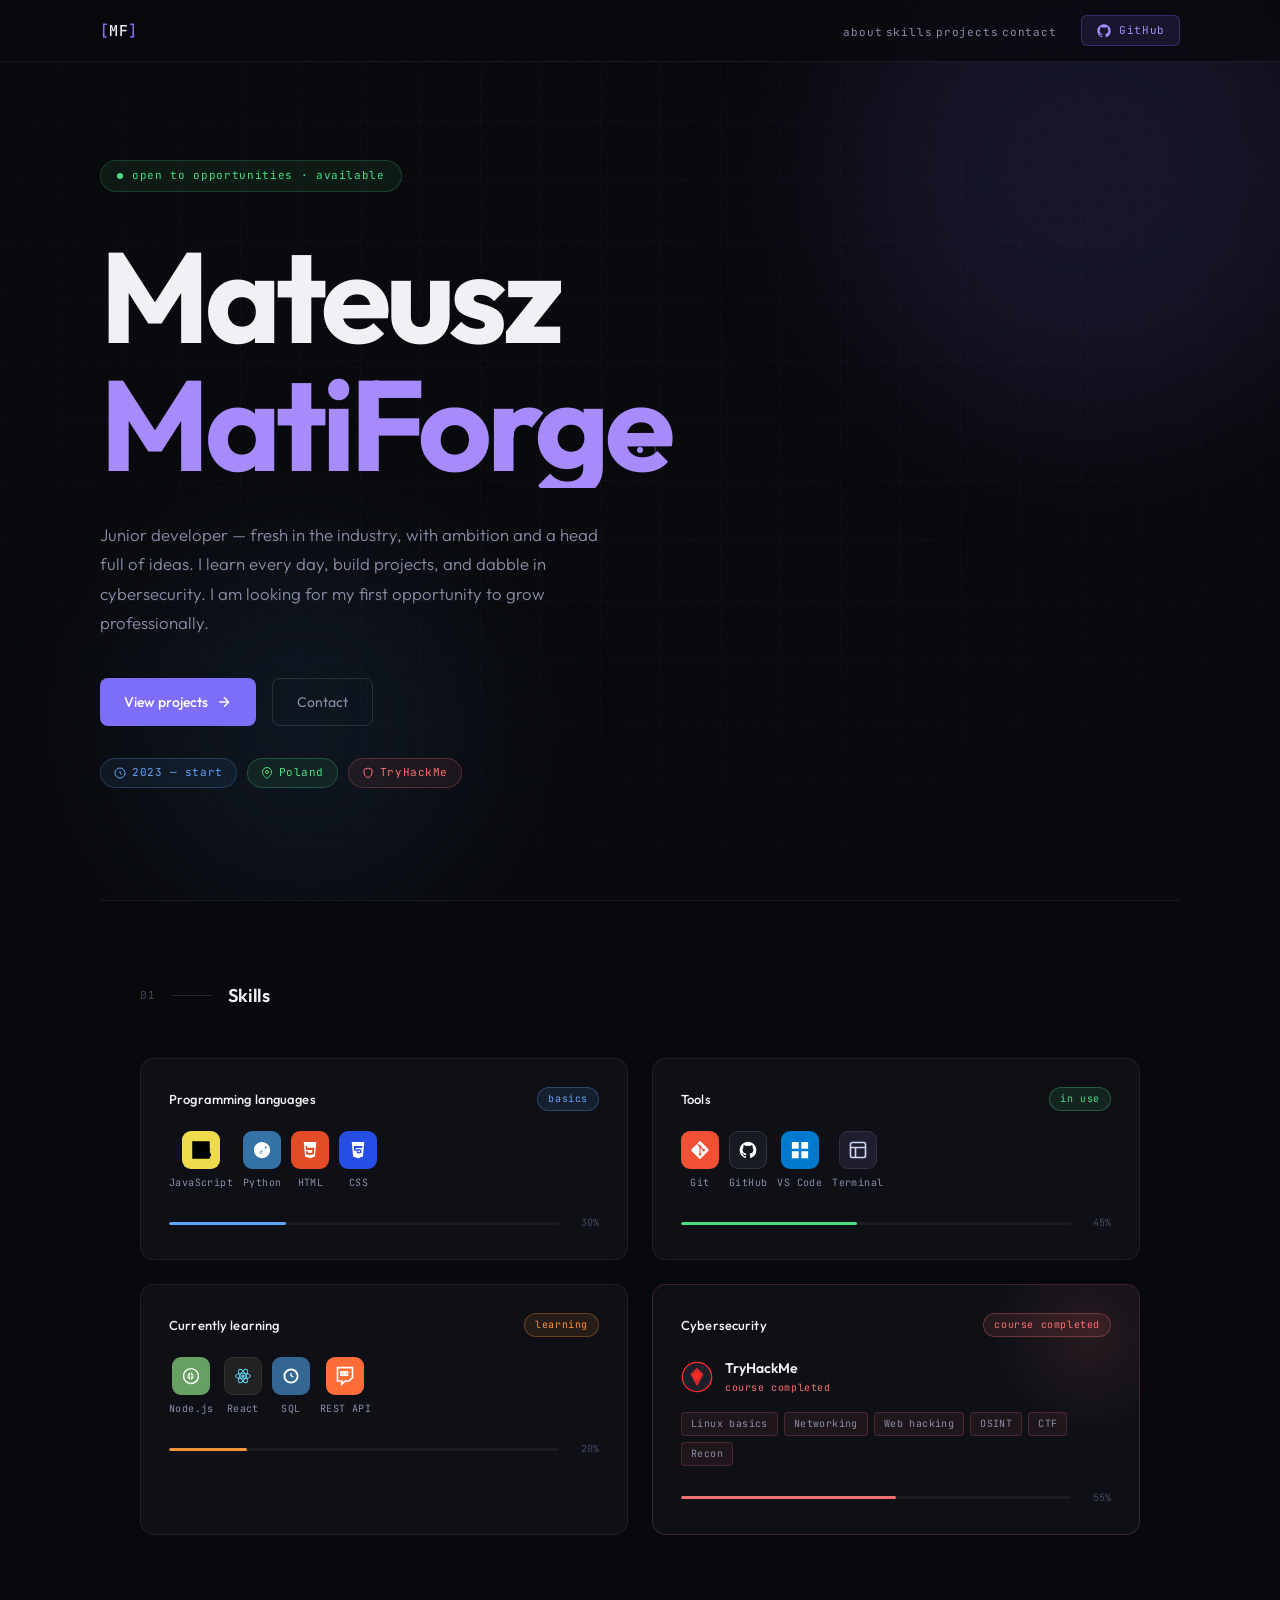
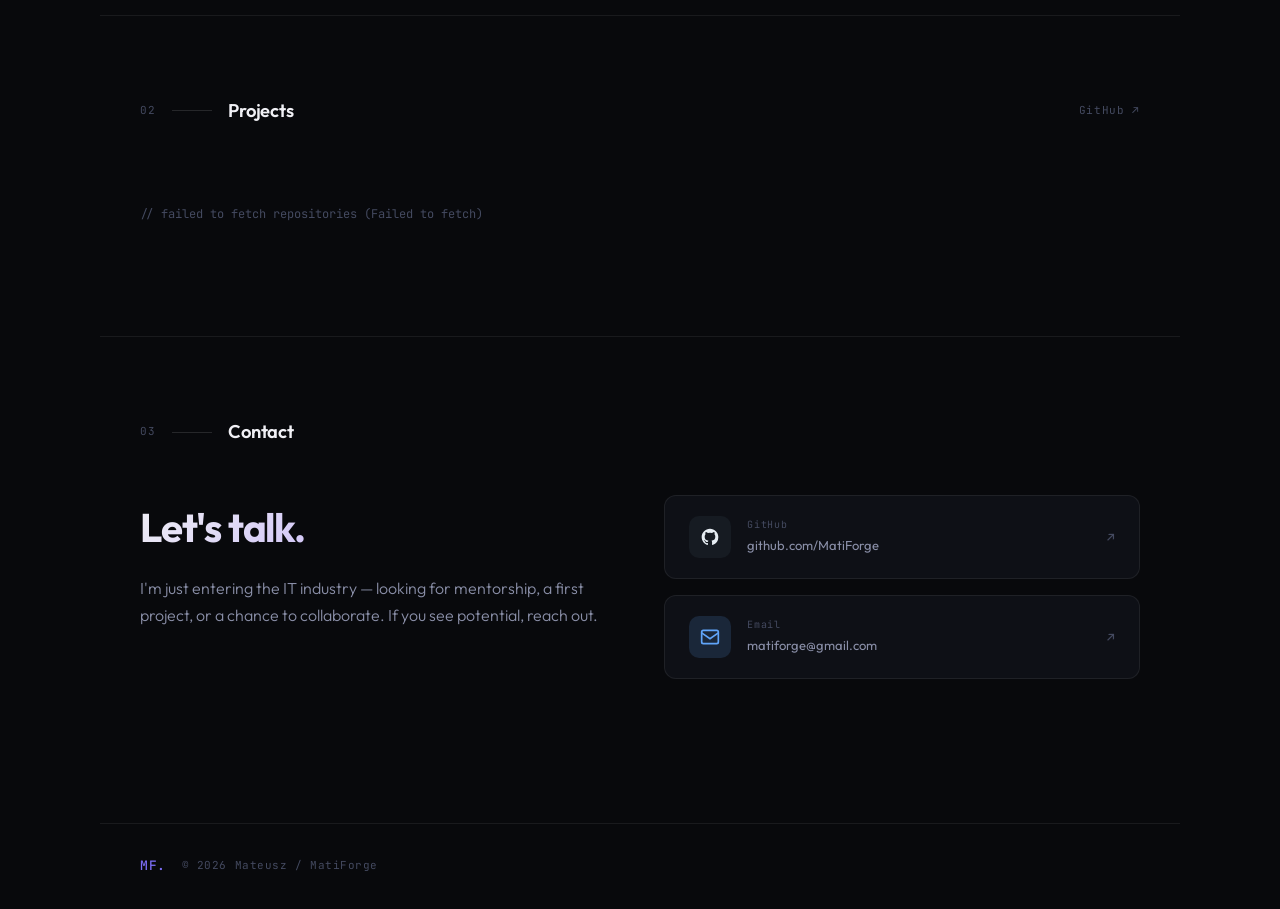
<file: index.html>
<!DOCTYPE html>
<html lang="en">
<head>
<meta charset="UTF-8">
<meta name="viewport" content="width=device-width, initial-scale=1.0">
<meta name="description" content="Mateusz / MatiForge — junior developer & cybersecurity portfolio">
<title>MatiForge — Portfolio</title>
<link rel="preconnect" href="https://fonts.googleapis.com">
<link href="https://fonts.googleapis.com/css2?family=Outfit:wght@300;400;500;600;700&family=JetBrains+Mono:wght@300;400;500&display=swap" rel="stylesheet">
<link rel="stylesheet" href="style.css">
</head>
<body>

<div class="cursor" id="cursor"></div>
<div class="cursor-ring" id="cursor-ring"></div>

<div class="noise" aria-hidden="true"></div>

<header class="site-header" id="header">
  <div class="header-inner">
    <a href="#" class="logo">
      <span class="logo-bracket">[</span>MF<span class="logo-bracket">]</span>
    </a>
    <nav>
      <a href="#about" class="nav-link">about</a>
      <a href="#skills" class="nav-link">skills</a>
      <a href="#projects" class="nav-link">projects</a>
      <a href="#contact" class="nav-link">contact</a>
    </nav>
    <a href="https://github.com/MatiForge" target="_blank" rel="noopener" class="gh-btn" aria-label="GitHub">
      <svg width="16" height="16" viewBox="0 0 24 24" fill="currentColor"><path d="M12 2C6.477 2 2 6.484 2 12.017c0 4.425 2.865 8.18 6.839 9.504.5.092.682-.217.682-.483 0-.237-.008-.868-.013-1.703-2.782.605-3.369-1.343-3.369-1.343-.454-1.158-1.11-1.466-1.11-1.466-.908-.62.069-.608.069-.608 1.003.07 1.531 1.032 1.531 1.032.892 1.53 2.341 1.088 2.91.832.092-.647.35-1.088.636-1.338-2.22-.253-4.555-1.113-4.555-4.951 0-1.093.39-1.988 1.029-2.688-.103-.253-.446-1.272.098-2.65 0 0 .84-.27 2.75 1.026A9.564 9.564 0 0 1 12 6.844a9.59 9.59 0 0 1 2.504.337c1.909-1.296 2.747-1.027 2.747-1.027.546 1.379.202 2.398.1 2.651.64.7 1.028 1.595 1.028 2.688 0 3.848-2.339 4.695-4.566 4.943.359.309.678.92.678 1.855 0 1.338-.012 2.419-.012 2.747 0 .268.18.58.688.482A10.02 10.02 0 0 0 22 12.017C22 6.484 17.522 2 12 2z"/></svg>
      GitHub
    </a>
  </div>
</header>

<main>

<section class="hero" id="about">
  <div class="hero-bg-grid" aria-hidden="true"></div>
  <div class="hero-orb orb-1" aria-hidden="true"></div>
  <div class="hero-orb orb-2" aria-hidden="true"></div>

  <div class="hero-inner">
    <div class="hero-badge reveal">
      <span class="badge-dot"></span>
      open to opportunities · available
    </div>

    <h1 class="hero-title">
      <span class="ht-line"><span class="ht-word reveal-up">Mateusz</span></span>
      <span class="ht-line ht-accent"><span class="ht-word reveal-up" style="--ud:.08s">MatiForge</span></span>
    </h1>

    <p class="hero-desc reveal" style="--d:.3s">
      Junior developer — fresh in the industry, with ambition and a head full of ideas.
      I learn every day, build projects, and dabble in cybersecurity.
      I am looking for my first opportunity to grow professionally.
    </p>

    <div class="hero-actions reveal" style="--d:.42s">
      <a href="#projects" class="cta-primary">
        View projects
        <svg width="16" height="16" fill="none" stroke="currentColor" stroke-width="2" viewBox="0 0 24 24"><path d="M5 12h14M12 5l7 7-7 7"/></svg>
      </a>
      <a href="#contact" class="cta-ghost">Contact</a>
    </div>

    <div class="hero-chips reveal" style="--d:.55s">
      <span class="chip chip-blue">
        <svg width="12" height="12" viewBox="0 0 24 24" fill="none" stroke="currentColor" stroke-width="2"><circle cx="12" cy="12" r="10"/><path d="M12 8v4l3 3"/></svg>
        2023 — start
      </span>
      <span class="chip chip-green">
        <svg width="12" height="12" viewBox="0 0 24 24" fill="none" stroke="currentColor" stroke-width="2"><path d="M21 10c0 7-9 13-9 13s-9-6-9-13a9 9 0 0 1 18 0z"/><circle cx="12" cy="10" r="3"/></svg>
        Poland
      </span>
      <span class="chip chip-red">
        <svg width="12" height="12" viewBox="0 0 24 24" fill="none" stroke="currentColor" stroke-width="2"><path d="M12 22s8-4 8-10V5l-8-3-8 3v7c0 6 8 10 8 10z"/></svg>
        TryHackMe
      </span>
    </div>
  </div>
</section>

<section class="section" id="skills">
  <div class="section-label reveal">
    <span class="sl-num">01</span>
    <span class="sl-line"></span>
    <span class="sl-text">Skills</span>
  </div>

  <div class="skills-cards">

    <div class="skill-card reveal" style="--d:.05s">
      <div class="sc-header">
        <span class="sc-title">Programming languages</span>
        <span class="sc-badge sc-badge-blue">basics</span>
      </div>
      <div class="sc-techs">
        <div class="tech-item">
          <div class="tech-icon" style="background:#f0db4f;color:#000">
            <svg width="20" height="20" viewBox="0 0 32 32"><path fill="currentColor" d="M2 2h28v28H2zm14.3 20.5c.5.9 1 1.7 2.1 1.7 1.1 0 1.8-.5 1.8-2.5v-8h2.5v8.1c0 4-2.3 5.8-5.7 5.8-3 0-4.8-1.5-5.8-3.4zm7.5.5c.6 1.1 1.5 2 3.1 2 1.3 0 2.1-.6 2.1-1.5 0-1-.7-1.4-2.1-2l-.8-.3c-2.2-.9-3.6-2.1-3.6-4.6 0-2.3 1.7-4 4.4-4 1.9 0 3.3.7 4.3 2.4l-2.4 1.5c-.5-.9-1-1.3-2-1.3s-1.6.6-1.6 1.4c0 1 .6 1.4 2 2l.8.3c2.5 1.1 4 2.2 4 4.8 0 2.7-2.1 4.3-5 4.3-2.8 0-4.6-1.3-5.5-3z"/></svg>
          </div>
          <span>JavaScript</span>
        </div>
        <div class="tech-item">
          <div class="tech-icon" style="background:#3572a5;color:#fff">
            <svg width="20" height="20" viewBox="0 0 32 32"><path fill="currentColor" d="M16 3C8.8 3 3 8.8 3 16s5.8 13 13 13 13-5.8 13-13S23.2 3 16 3zm-1.8 19.4L9 16l1.5-1.5 3.7 3.7 8.3-8.3 1.5 1.5z"/><path fill="currentColor" d="M10.7 11.5H8.2v9h2.1v-3.2l2.9 3.2h2.7l-3.4-3.7 3.2-5.3h-2.6l-2 3.6zM20.5 11.5h-2.2l-2.8 9h2.2l.5-1.8h2.5l.5 1.8h2.2zm-1.8 5.5.8-2.7.8 2.7z"/></svg>
          </div>
          <span>Python</span>
        </div>
        <div class="tech-item">
          <div class="tech-icon" style="background:#e34c26;color:#fff">
            <svg width="20" height="20" viewBox="0 0 32 32"><path fill="currentColor" d="M6 3l2.1 23.4L16 29l7.9-2.6L26 3zm17.3 6.5H11.4l.3 3h11.4l-.9 10.2L16 24l-6.2-1.3-.4-4.9h3l.2 2.3 3.4.9 3.4-.9.3-4H9.7L9 9.5h14.6z"/></svg>
          </div>
          <span>HTML</span>
        </div>
        <div class="tech-item">
          <div class="tech-icon" style="background:#264de4;color:#fff">
            <svg width="20" height="20" viewBox="0 0 32 32"><path fill="currentColor" d="M6 3l2.1 23.4L16 29l7.9-2.6L26 3zm15.6 17.5-3.7 1-.3.1-3.7-1-.3-2.8h2.9l.2 1.5 1.2.3 1.2-.3.2-2.2H9.9l-.7-7.5h13.6l-.3 3H12.1l.2 2.3h8.5z"/></svg>
          </div>
          <span>CSS</span>
        </div>
      </div>
      <div class="sc-bar-wrap">
        <div class="sc-bar"><div class="sc-fill" style="--p:30%;--c:#60a5fa"></div></div>
        <span>30%</span>
      </div>
    </div>

    <div class="skill-card reveal" style="--d:.12s">
      <div class="sc-header">
        <span class="sc-title">Tools</span>
        <span class="sc-badge sc-badge-green">in use</span>
      </div>
      <div class="sc-techs">
        <div class="tech-item">
          <div class="tech-icon" style="background:#f05033;color:#fff">
            <svg width="20" height="20" viewBox="0 0 32 32"><path fill="currentColor" d="M29.5 14.7 17.3 2.5a1.77 1.77 0 0 0-2.6 0L12 5.2l3.3 3.3a2.1 2.1 0 0 1 2.7 2.7l3.2 3.2a2.1 2.1 0 1 1-1.3 1.3L17 12.7v8a2.1 2.1 0 1 1-1.7 0v-8a2.11 2.11 0 0 1-1.1-2.8L10.9 6.5 2.5 14.9a1.77 1.77 0 0 0 0 2.6L14.7 29.5a1.77 1.77 0 0 0 2.6 0l12.2-12.2a1.87 1.87 0 0 0 0-2.6z"/></svg>
          </div>
          <span>Git</span>
        </div>
        <div class="tech-item">
          <div class="tech-icon" style="background:#161b22;color:#fff;border:1px solid #30363d">
            <svg width="20" height="20" viewBox="0 0 24 24" fill="currentColor"><path d="M12 2C6.477 2 2 6.484 2 12.017c0 4.425 2.865 8.18 6.839 9.504.5.092.682-.217.682-.483 0-.237-.008-.868-.013-1.703-2.782.605-3.369-1.343-3.369-1.343-.454-1.158-1.11-1.466-1.11-1.466-.908-.62.069-.608.069-.608 1.003.07 1.531 1.032 1.531 1.032.892 1.53 2.341 1.088 2.91.832.092-.647.35-1.088.636-1.338-2.22-.253-4.555-1.113-4.555-4.951 0-1.093.39-1.988 1.029-2.688-.103-.253-.446-1.272.098-2.65 0 0 .84-.27 2.75 1.026A9.564 9.564 0 0 1 12 6.844a9.59 9.59 0 0 1 2.504.337c1.909-1.296 2.747-1.027 2.747-1.027.546 1.379.202 2.398.1 2.651.64.7 1.028 1.595 1.028 2.688 0 3.848-2.339 4.695-4.566 4.943.359.309.678.92.678 1.855 0 1.338-.012 2.419-.012 2.747 0 .268.18.58.688.482A10.02 10.02 0 0 0 22 12.017C22 6.484 17.522 2 12 2z"/></svg>
          </div>
          <span>GitHub</span>
        </div>
        <div class="tech-item">
          <div class="tech-icon" style="background:#007acc;color:#fff">
            <svg width="20" height="20" viewBox="0 0 32 32"><path fill="currentColor" d="M3 3h11v11H3zm15 0h11v11H18zM3 18h11v11H3zm15 0h11v11H18z"/></svg>
          </div>
          <span>VS Code</span>
        </div>
        <div class="tech-item">
          <div class="tech-icon" style="background:#1e1e2e;color:#cdd6f4;border:1px solid #313244">
            <svg width="20" height="20" viewBox="0 0 24 24" fill="none" stroke="currentColor" stroke-width="2"><rect x="3" y="3" width="18" height="18" rx="2"/><path d="M3 9h18M9 21V9"/></svg>
          </div>
          <span>Terminal</span>
        </div>
      </div>
      <div class="sc-bar-wrap">
        <div class="sc-bar"><div class="sc-fill" style="--p:45%;--c:#4ade80"></div></div>
        <span>45%</span>
      </div>
    </div>

    <div class="skill-card reveal" style="--d:.19s">
      <div class="sc-header">
        <span class="sc-title">Currently learning</span>
        <span class="sc-badge sc-badge-orange">learning</span>
      </div>
      <div class="sc-techs">
        <div class="tech-item">
          <div class="tech-icon" style="background:#68a063;color:#fff">
            <svg width="20" height="20" viewBox="0 0 32 32"><path fill="currentColor" d="M16 3C8.8 3 3 8.8 3 16s5.8 13 13 13 13-5.8 13-13S23.2 3 16 3zm0 2.3c5.9 0 10.7 4.8 10.7 10.7S21.9 26.7 16 26.7 5.3 21.9 5.3 16 10.1 5.3 16 5.3zm-1.5 4.2v5.7H9.7L14.5 9.5zm1.8 0 4.8 5.7h-4.8V9.5zm-7.2 7.4h5.4v5.8l-5.4-5.8zm7.1 0H21l-4.8 5.8v-5.8z"/></svg>
          </div>
          <span>Node.js</span>
        </div>
        <div class="tech-item">
          <div class="tech-icon" style="background:#222;color:#61dafb;border:1px solid #333">
            <svg width="20" height="20" viewBox="0 0 32 32"><circle cx="16" cy="16" r="2.6" fill="currentColor"/><ellipse cx="16" cy="16" rx="12" ry="4.5" fill="none" stroke="currentColor" stroke-width="1.5"/><ellipse cx="16" cy="16" rx="12" ry="4.5" fill="none" stroke="currentColor" stroke-width="1.5" transform="rotate(60 16 16)"/><ellipse cx="16" cy="16" rx="12" ry="4.5" fill="none" stroke="currentColor" stroke-width="1.5" transform="rotate(120 16 16)"/></svg>
          </div>
          <span>React</span>
        </div>
        <div class="tech-item">
          <div class="tech-icon" style="background:#336791;color:#fff">
            <svg width="20" height="20" viewBox="0 0 32 32"><path fill="currentColor" d="M16 4C9.4 4 4 9.4 4 16s5.4 12 12 12 12-5.4 12-12S22.6 4 16 4zm0 21c-5 0-9-4-9-9s4-9 9-9 9 4 9 9-4 9-9 9zm1-14h-2v5l4.3 2.5 1-1.7-3.3-1.9z"/></svg>
          </div>
          <span>SQL</span>
        </div>
        <div class="tech-item">
          <div class="tech-icon" style="background:#ff6c37;color:#fff">
            <svg width="20" height="20" viewBox="0 0 24 24" fill="none" stroke="currentColor" stroke-width="2"><path d="M21 2H3v16h5v4l4-4h5l4-4V2zm-11 9H7V7h3v4zm5 0h-3V7h3v4z"/></svg>
          </div>
          <span>REST API</span>
        </div>
      </div>
      <div class="sc-bar-wrap">
        <div class="sc-bar"><div class="sc-fill" style="--p:20%;--c:#fb923c"></div></div>
        <span>20%</span>
      </div>
    </div>

    <div class="skill-card skill-card-special reveal" style="--d:.26s">
      <div class="thm-glow" aria-hidden="true"></div>
      <div class="sc-header">
        <span class="sc-title">Cybersecurity</span>
        <span class="sc-badge sc-badge-red">course completed</span>
      </div>
      <div class="thm-block">
        <div class="thm-logo">
          <svg width="32" height="32" viewBox="0 0 48 48" fill="none">
            <circle cx="24" cy="24" r="22" fill="#1c1f2a" stroke="#ff2a2a" stroke-width="2"/>
            <path d="M24 10 L34 20 L24 38 L14 20 Z" fill="#ff2a2a" opacity="0.8"/>
            <circle cx="24" cy="22" r="5" fill="#ff2a2a"/>
          </svg>
          <div>
            <div class="thm-name">TryHackMe</div>
            <div class="thm-sub">course completed</div>
          </div>
        </div>
        <div class="thm-tags">
          <span class="thm-tag">Linux basics</span>
          <span class="thm-tag">Networking</span>
          <span class="thm-tag">Web hacking</span>
          <span class="thm-tag">OSINT</span>
          <span class="thm-tag">CTF</span>
          <span class="thm-tag">Recon</span>
        </div>
      </div>
      <div class="sc-bar-wrap">
        <div class="sc-bar"><div class="sc-fill" style="--p:55%;--c:#f87171"></div></div>
        <span>55%</span>
      </div>
    </div>

  </div>
</section>

<section class="section" id="projects">
  <div class="section-label reveal">
    <span class="sl-num">02</span>
    <span class="sl-line"></span>
    <span class="sl-text">Projects</span>
    <a href="https://github.com/MatiForge" target="_blank" rel="noopener" class="sl-link">
      GitHub ↗
    </a>
  </div>
  <div class="repos-grid" id="repos-grid">
    <div class="repos-loading">
      <span class="loading-bar"></span>
      loading repositories…
    </div>
  </div>
</section>

<section class="section section-last" id="contact">
  <div class="section-label reveal">
    <span class="sl-num">03</span>
    <span class="sl-line"></span>
    <span class="sl-text">Contact</span>
  </div>

  <div class="contact-wrap reveal" style="--d:.1s">
    <div class="contact-text">
      <h3 class="contact-heading">Let's talk.</h3>
      <p class="contact-desc">
        I'm just entering the IT industry — looking for mentorship, a first project,
        or a chance to collaborate. If you see potential, reach out.
      </p>
    </div>
    <div class="contact-links">
      <a href="https://github.com/MatiForge" target="_blank" rel="noopener" class="contact-card">
        <div class="cc-icon cc-icon-dark">
          <svg width="20" height="20" viewBox="0 0 24 24" fill="currentColor"><path d="M12 2C6.477 2 2 6.484 2 12.017c0 4.425 2.865 8.18 6.839 9.504.5.092.682-.217.682-.483 0-.237-.008-.868-.013-1.703-2.782.605-3.369-1.343-3.369-1.343-.454-1.158-1.11-1.466-1.11-1.466-.908-.62.069-.608.069-.608 1.003.07 1.531 1.032 1.531 1.032.892 1.53 2.341 1.088 2.91.832.092-.647.35-1.088.636-1.338-2.22-.253-4.555-1.113-4.555-4.951 0-1.093.39-1.988 1.029-2.688-.103-.253-.446-1.272.098-2.65 0 0 .84-.27 2.75 1.026A9.564 9.564 0 0 1 12 6.844a9.59 9.59 0 0 1 2.504.337c1.909-1.296 2.747-1.027 2.747-1.027.546 1.379.202 2.398.1 2.651.64.7 1.028 1.595 1.028 2.688 0 3.848-2.339 4.695-4.566 4.943.359.309.678.92.678 1.855 0 1.338-.012 2.419-.012 2.747 0 .268.18.58.688.482A10.02 10.02 0 0 0 22 12.017C22 6.484 17.522 2 12 2z"/></svg>
        </div>
        <div class="cc-info">
          <span class="cc-label">GitHub</span>
          <span class="cc-value">github.com/MatiForge</span>
        </div>
        <span class="cc-arrow">↗</span>
      </a>
      <a href="mailto:matiforge@gmail.com" class="contact-card">
        <div class="cc-icon cc-icon-blue">
          <svg width="20" height="20" fill="none" stroke="currentColor" stroke-width="2" viewBox="0 0 24 24"><rect x="2" y="4" width="20" height="16" rx="2"/><path d="m2 7 10 7 10-7"/></svg>
        </div>
        <div class="cc-info">
          <span class="cc-label">Email</span>
          <span class="cc-value">matiforge@gmail.com</span>
        </div>
        <span class="cc-arrow">↗</span>
      </a>
    </div>
    <p class="contact-note"></p>
  </div>
</section>

</main>

<footer class="site-footer">
  <span class="footer-logo">MF.</span>
  <span>© 2026 Mateusz / MatiForge</span>
  <span class="footer-r"></span>
</footer>

<script src="main.js"></script>
</body>
</html>
</file>
<file: style.css>
*, *::before, *::after { box-sizing: border-box; margin: 0; padding: 0; }

:root {
  --bg:       #08090c;
  --bg2:      #0e1016;
  --bg3:      #13161f;
  --border:   rgba(255,255,255,0.07);
  --border2:  rgba(255,255,255,0.12);
  --text:     #f0f0f5;
  --text2:    #8a8fa8;
  --text3:    #444a60;
  --accent:   #7c6ef7;
  --accent2:  #a78bfa;
  --blue:     #60a5fa;
  --green:    #4ade80;
  --orange:   #fb923c;
  --red:      #f87171;
  --sans:     'Outfit', sans-serif;
  --mono:     'JetBrains Mono', monospace;
  --ease:     cubic-bezier(0.22, 1, 0.36, 1);
}

html { scroll-behavior: smooth; }

body {
  background: var(--bg);
  color: var(--text);
  font-family: var(--sans);
  font-weight: 400;
  line-height: 1.6;
  overflow-x: hidden;
  cursor: none;
}

/* NOISE */
.noise {
  position: fixed; inset: 0; z-index: 0; pointer-events: none;
  background-image: url("data:image/svg+xml,%3Csvg viewBox='0 0 256 256' xmlns='http://www.w3.org/2000/svg'%3E%3Cfilter id='n'%3E%3CfeTurbulence type='fractalNoise' baseFrequency='0.9' numOctaves='4' stitchTiles='stitch'/%3E%3C/filter%3E%3Crect width='100%25' height='100%25' filter='url(%23n)' opacity='0.04'/%3E%3C/svg%3E");
  opacity: 0.4;
}

/* CURSOR */
.cursor {
  position: fixed; width: 6px; height: 6px;
  background: var(--accent2); border-radius: 50%;
  pointer-events: none; z-index: 9999;
  transform: translate(-50%,-50%);
  transition: width .15s var(--ease), height .15s var(--ease);
}
.cursor-ring {
  position: fixed; width: 32px; height: 32px;
  border: 1px solid rgba(167,139,250,0.4); border-radius: 50%;
  pointer-events: none; z-index: 9998;
  transform: translate(-50%,-50%);
  transition: width .35s var(--ease), height .35s var(--ease), border-color .2s, transform .12s var(--ease);
}
body:has(a:hover) .cursor-ring, body:has(button:hover) .cursor-ring {
  width: 48px; height: 48px; border-color: rgba(167,139,250,0.7);
}

/* REVEAL */
.reveal {
  opacity: 0; transform: translateY(28px);
  transition: opacity .8s var(--ease) var(--d, 0s), transform .8s var(--ease) var(--d, 0s);
}
.reveal.visible { opacity: 1; transform: none; }

.reveal-up {
  display: inline-block; opacity: 0; transform: translateY(80px);
  animation: slideUp 1s var(--ease) var(--ud, 0s) forwards;
}
@keyframes slideUp {
  to { opacity: 1; transform: none; }
}

/* ── HEADER ── */
.site-header {
  position: fixed; top: 0; left: 0; right: 0; z-index: 100;
  padding: 0 2.5rem; height: 62px;
  background: rgba(8,9,12,0.75);
  backdrop-filter: blur(18px); -webkit-backdrop-filter: blur(18px);
  border-bottom: 1px solid var(--border);
  transition: background .3s;
}
.site-header.scrolled { background: rgba(8,9,12,0.95); }
.header-inner {
  max-width: 1080px; margin: 0 auto; height: 100%;
  display: flex; align-items: center; gap: 1.5rem;
}
.logo {
  font-family: var(--mono); font-size: 15px; font-weight: 500;
  color: var(--text); text-decoration: none;
  margin-right: auto; letter-spacing: 0.02em;
}
.logo-bracket { color: var(--accent); }
.nav-link {
  font-family: var(--mono); font-size: 11px; letter-spacing: 0.08em;
  color: var(--text2); text-decoration: none; transition: color .2s;
}
.nav-link:hover { color: var(--accent2); }
.gh-btn {
  display: inline-flex; align-items: center; gap: 7px;
  background: rgba(124,110,247,0.12); border: 1px solid rgba(124,110,247,0.3);
  border-radius: 6px; padding: 6px 14px;
  font-family: var(--mono); font-size: 11px; color: var(--accent2);
  text-decoration: none; letter-spacing: 0.06em;
  transition: all .2s;
}
.gh-btn:hover { background: rgba(124,110,247,0.25); border-color: var(--accent2); }

/* ── HERO ── */
.hero {
  min-height: 100vh; position: relative; overflow: hidden;
  display: flex; align-items: center;
  padding: 8rem 2.5rem 5rem;
}
.hero-bg-grid {
  position: absolute; inset: 0; z-index: 0;
  background-image:
    linear-gradient(rgba(124,110,247,0.04) 1px, transparent 1px),
    linear-gradient(90deg, rgba(124,110,247,0.04) 1px, transparent 1px);
  background-size: 60px 60px;
  mask-image: radial-gradient(ellipse 80% 80% at 50% 40%, black 40%, transparent 100%);
}
.hero-orb {
  position: absolute; border-radius: 50%; pointer-events: none; z-index: 0;
  filter: blur(80px);
}
.orb-1 { width: 500px; height: 500px; background: rgba(124,110,247,0.12); top: -80px; right: -60px; animation: float1 8s ease-in-out infinite; }
.orb-2 { width: 350px; height: 350px; background: rgba(96,165,250,0.08); bottom: 0; left: 10%; animation: float2 10s ease-in-out infinite; }
@keyframes float1 { 0%,100% { transform: translate(0,0); } 50% { transform: translate(-30px, 40px); } }
@keyframes float2 { 0%,100% { transform: translate(0,0); } 50% { transform: translate(20px,-30px); } }

.hero-inner { position: relative; z-index: 1; max-width: 1080px; margin: 0 auto; width: 100%; }

.hero-badge {
  display: inline-flex; align-items: center; gap: 9px;
  background: rgba(74,222,128,0.08); border: 1px solid rgba(74,222,128,0.2);
  border-radius: 100px; padding: 6px 16px;
  font-family: var(--mono); font-size: 11px; color: var(--green);
  letter-spacing: 0.06em; margin-bottom: 2.5rem;
}
.badge-dot {
  width: 6px; height: 6px; border-radius: 50%; background: var(--green);
  animation: pulse 2s infinite;
}
@keyframes pulse { 0%,100% { opacity: 1; box-shadow: 0 0 0 0 rgba(74,222,128,0.4); } 50% { opacity: 0.6; box-shadow: 0 0 0 5px rgba(74,222,128,0); } }

.hero-title {
  font-size: clamp(4rem, 10vw, 9rem); font-weight: 700;
  line-height: 1; letter-spacing: -0.04em; margin-bottom: 2rem;
}
.ht-line { display: block; overflow: hidden; }
.ht-accent { color: var(--accent2); }

.hero-desc {
  max-width: 520px; font-size: 1.05rem; color: var(--text2);
  line-height: 1.75; margin-bottom: 2.5rem; font-weight: 300;
}

.hero-actions { display: flex; gap: 1rem; margin-bottom: 2rem; flex-wrap: wrap; }

.cta-primary {
  display: inline-flex; align-items: center; gap: 8px;
  background: var(--accent); color: #fff;
  border: none; border-radius: 8px; padding: 12px 24px;
  font-family: var(--sans); font-size: 14px; font-weight: 500;
  text-decoration: none; cursor: none;
  transition: background .2s, transform .2s, box-shadow .2s;
  box-shadow: 0 0 0 0 rgba(124,110,247,0.5);
}
.cta-primary:hover { background: var(--accent2); transform: translateY(-2px); box-shadow: 0 8px 30px rgba(124,110,247,0.35); }

.cta-ghost {
  display: inline-flex; align-items: center;
  background: transparent; border: 1px solid var(--border2);
  border-radius: 8px; padding: 12px 24px;
  font-size: 14px; font-weight: 400; color: var(--text2);
  text-decoration: none; cursor: none;
  transition: border-color .2s, color .2s;
}
.cta-ghost:hover { border-color: var(--accent); color: var(--accent2); }

.hero-chips { display: flex; gap: 10px; flex-wrap: wrap; }

.chip {
  display: inline-flex; align-items: center; gap: 6px;
  border-radius: 100px; padding: 5px 13px;
  font-family: var(--mono); font-size: 11px; letter-spacing: 0.05em;
  border: 1px solid;
}
.chip-blue  { background: rgba(96,165,250,0.08); border-color: rgba(96,165,250,0.25); color: var(--blue); }
.chip-green { background: rgba(74,222,128,0.08); border-color: rgba(74,222,128,0.25); color: var(--green); }
.chip-red   { background: rgba(248,113,113,0.08); border-color: rgba(248,113,113,0.25); color: var(--red); }

/* ── SECTION ── */
.section {
  max-width: 1080px; margin: 0 auto;
  padding: 5rem 2.5rem;
  border-top: 1px solid var(--border);
}
.section-last { border-bottom: 1px solid var(--border); }

.section-label {
  display: flex; align-items: center; gap: 1rem; margin-bottom: 3rem;
}
.sl-num { font-family: var(--mono); font-size: 11px; color: var(--text3); letter-spacing: 0.1em; }
.sl-line { flex: 0 0 40px; height: 1px; background: var(--border2); }
.sl-text { font-size: 1.15rem; font-weight: 600; color: var(--text); letter-spacing: -0.01em; flex: 1; }
.sl-link {
  font-family: var(--mono); font-size: 11px; color: var(--text3);
  text-decoration: none; letter-spacing: 0.06em; transition: color .2s;
}
.sl-link:hover { color: var(--accent2); }

/* ── SKILLS CARDS ── */
.skills-cards {
  display: grid; grid-template-columns: repeat(2, 1fr); gap: 1.5rem;
}

.skill-card {
  background: var(--bg2); border: 1px solid var(--border);
  border-radius: 14px; padding: 1.75rem;
  transition: border-color .25s, transform .25s;
  position: relative; overflow: hidden;
}
.skill-card:hover { border-color: var(--border2); transform: translateY(-3px); }

.skill-card-special { border-color: rgba(248,113,113,0.2); }
.skill-card-special:hover { border-color: rgba(248,113,113,0.45); }

.thm-glow {
  position: absolute; width: 200px; height: 200px; border-radius: 50%;
  background: radial-gradient(circle, rgba(248,113,113,0.1) 0%, transparent 70%);
  top: -50px; right: -50px; pointer-events: none;
}

.sc-header {
  display: flex; align-items: center; justify-content: space-between;
  margin-bottom: 1.25rem;
}
.sc-title { font-size: 13px; font-weight: 500; color: var(--text); letter-spacing: 0.01em; }
.sc-badge {
  font-family: var(--mono); font-size: 10px; letter-spacing: 0.06em;
  padding: 3px 10px; border-radius: 100px; border: 1px solid;
}
.sc-badge-blue   { background: rgba(96,165,250,0.1);  border-color: rgba(96,165,250,0.3);  color: var(--blue); }
.sc-badge-green  { background: rgba(74,222,128,0.1);  border-color: rgba(74,222,128,0.3);  color: var(--green); }
.sc-badge-orange { background: rgba(251,146,60,0.1);  border-color: rgba(251,146,60,0.3);  color: var(--orange); }
.sc-badge-red    { background: rgba(248,113,113,0.1); border-color: rgba(248,113,113,0.3); color: var(--red); }

.sc-techs { display: flex; flex-wrap: wrap; gap: 10px; margin-bottom: 1.5rem; }

.tech-item {
  display: flex; flex-direction: column; align-items: center; gap: 6px;
  font-family: var(--mono); font-size: 10px; color: var(--text2);
  letter-spacing: 0.04em; cursor: default;
  transition: color .2s; text-align: center;
}
.tech-item:hover { color: var(--text); }

.tech-icon {
  width: 38px; height: 38px; border-radius: 9px;
  display: flex; align-items: center; justify-content: center;
  transition: transform .2s, box-shadow .2s;
}
.tech-item:hover .tech-icon { transform: translateY(-3px); box-shadow: 0 6px 20px rgba(0,0,0,0.4); }

.sc-bar-wrap {
  display: flex; align-items: center; gap: 10px;
}
.sc-bar {
  flex: 1; height: 3px; background: rgba(255,255,255,0.05); border-radius: 3px; overflow: hidden;
}
.sc-fill {
  height: 100%; width: 0; background: var(--c, var(--accent));
  border-radius: 3px; transition: width 1.3s var(--ease) .2s;
}
.skill-card.visible .sc-fill { width: var(--p); }
.sc-bar-wrap > span {
  font-family: var(--mono); font-size: 10px; color: var(--text3); min-width: 30px; text-align: right;
}

/* TryHackMe block */
.thm-block { margin-bottom: 1.5rem; }
.thm-logo {
  display: flex; align-items: center; gap: 12px; margin-bottom: 1rem;
}
.thm-name { font-size: 14px; font-weight: 600; color: var(--text); }
.thm-sub { font-family: var(--mono); font-size: 10px; color: var(--red); letter-spacing: 0.06em; }
.thm-tags { display: flex; flex-wrap: wrap; gap: 6px; }
.thm-tag {
  font-family: var(--mono); font-size: 10px; color: var(--text2);
  background: rgba(248,113,113,0.07); border: 1px solid rgba(248,113,113,0.2);
  border-radius: 4px; padding: 3px 9px; letter-spacing: 0.04em;
}

/* ── REPOS ── */
.repos-grid {
  display: grid; grid-template-columns: repeat(auto-fill, minmax(290px, 1fr)); gap: 1.25rem;
}
.repos-loading {
  grid-column: 1/-1; display: flex; align-items: center; gap: 14px;
  padding: 3.5rem 0; font-family: var(--mono); font-size: 12px; color: var(--text3);
}
.loading-bar {
  display: block; width: 80px; height: 2px; border-radius: 2px;
  background: linear-gradient(90deg, var(--bg3) 0%, var(--accent) 50%, var(--bg3) 100%);
  background-size: 200% 100%; animation: shimmer 1.6s infinite;
}
@keyframes shimmer { 0% { background-position: 200% 0; } 100% { background-position: -200% 0; } }
.repos-error { grid-column: 1/-1; font-family: var(--mono); font-size: 12px; color: var(--text3); padding: 2rem 0; }

.repo-card {
  background: var(--bg2); border: 1px solid var(--border);
  border-radius: 12px; padding: 1.5rem;
  text-decoration: none; color: inherit; display: flex; flex-direction: column;
  gap: 0.6rem; transition: border-color .2s, transform .2s, background .2s;
  position: relative; overflow: hidden;
}
.repo-card::before {
  content: ''; position: absolute; top: 0; left: 0; right: 0; height: 1px;
  background: linear-gradient(90deg, transparent, rgba(124,110,247,0.4), transparent);
  opacity: 0; transition: opacity .3s;
}
.repo-card:hover { border-color: rgba(124,110,247,0.4); transform: translateY(-4px); background: var(--bg3); }
.repo-card:hover::before { opacity: 1; }

.repo-name {
  font-family: var(--mono); font-size: 13px; font-weight: 500; color: var(--accent2);
  display: flex; align-items: center; justify-content: space-between;
}
.repo-arrow { color: var(--text3); font-size: 12px; transition: transform .2s, color .2s; }
.repo-card:hover .repo-arrow { color: var(--accent2); transform: translate(2px,-2px); }

.repo-desc { font-size: 13px; color: var(--text2); line-height: 1.5; flex: 1; font-weight: 300; min-height: 38px; }

.repo-meta { display: flex; align-items: center; gap: 12px; margin-top: 4px; }
.repo-lang {
  display: flex; align-items: center; gap: 6px;
  font-family: var(--mono); font-size: 11px; color: var(--text3);
}
.lang-dot { width: 8px; height: 8px; border-radius: 50%; flex-shrink: 0; }
.repo-stars {
  display: flex; align-items: center; gap: 4px;
  font-family: var(--mono); font-size: 11px; color: var(--text3);
}
.repo-date { margin-left: auto; font-family: var(--mono); font-size: 10px; color: var(--text3); }

/* ── CONTACT ── */
.contact-wrap { display: grid; grid-template-columns: 1fr 1fr; gap: 3rem; align-items: start; }
.contact-heading {
  font-size: 2.5rem; font-weight: 700; letter-spacing: -0.03em; margin-bottom: 1rem;
  background: linear-gradient(135deg, var(--text) 0%, var(--accent2) 100%);
  -webkit-background-clip: text; -webkit-text-fill-color: transparent; background-clip: text;
}
.contact-desc { font-size: 1rem; color: var(--text2); line-height: 1.7; font-weight: 300; }

.contact-links { display: flex; flex-direction: column; gap: 1rem; }
.contact-card {
  display: flex; align-items: center; gap: 1rem;
  background: var(--bg2); border: 1px solid var(--border);
  border-radius: 12px; padding: 1.25rem 1.5rem;
  text-decoration: none; color: inherit;
  transition: border-color .2s, transform .2s;
}
.contact-card:hover { border-color: var(--border2); transform: translateX(4px); }
.cc-icon {
  width: 42px; height: 42px; border-radius: 10px;
  display: flex; align-items: center; justify-content: center; flex-shrink: 0;
}
.cc-icon-dark { background: #161b22; color: #e6edf3; }
.cc-icon-blue { background: rgba(96,165,250,0.15); color: var(--blue); }
.cc-info { display: flex; flex-direction: column; gap: 2px; flex: 1; }
.cc-label { font-family: var(--mono); font-size: 10px; color: var(--text3); letter-spacing: 0.08em; }
.cc-value { font-size: 13px; color: var(--text2); }
.cc-arrow { color: var(--text3); font-size: 14px; transition: color .2s, transform .2s; }
.contact-card:hover .cc-arrow { color: var(--accent2); transform: translate(3px,-3px); }

.contact-note {
  font-family: var(--mono); font-size: 10px; color: var(--text3);
  margin-top: 1rem; letter-spacing: 0.04em; grid-column: 1/-1;
}

/* ── FOOTER ── */
.site-footer {
  max-width: 1080px; margin: 0 auto; padding: 2rem 2.5rem;
  display: flex; align-items: center; gap: 1rem;
  font-family: var(--mono); font-size: 11px; color: var(--text3); letter-spacing: 0.05em;
}
.footer-logo { color: var(--accent); font-weight: 500; font-size: 13px; }
.footer-r { margin-left: auto; }

/* ── RESPONSIVE ── */
@media (max-width: 768px) {
  .site-header { padding: 0 1.25rem; }
  nav { display: none; }
  .hero { padding: 7rem 1.25rem 4rem; }
  .skills-cards { grid-template-columns: 1fr; }
  .contact-wrap { grid-template-columns: 1fr; gap: 2rem; }
  .section { padding: 3.5rem 1.25rem; }
  .site-footer { padding: 1.5rem 1.25rem; flex-direction: column; gap: 0.5rem; }
  .footer-r { margin-left: 0; }
  body { cursor: auto; }
  .cursor, .cursor-ring { display: none; }
}
</file>
